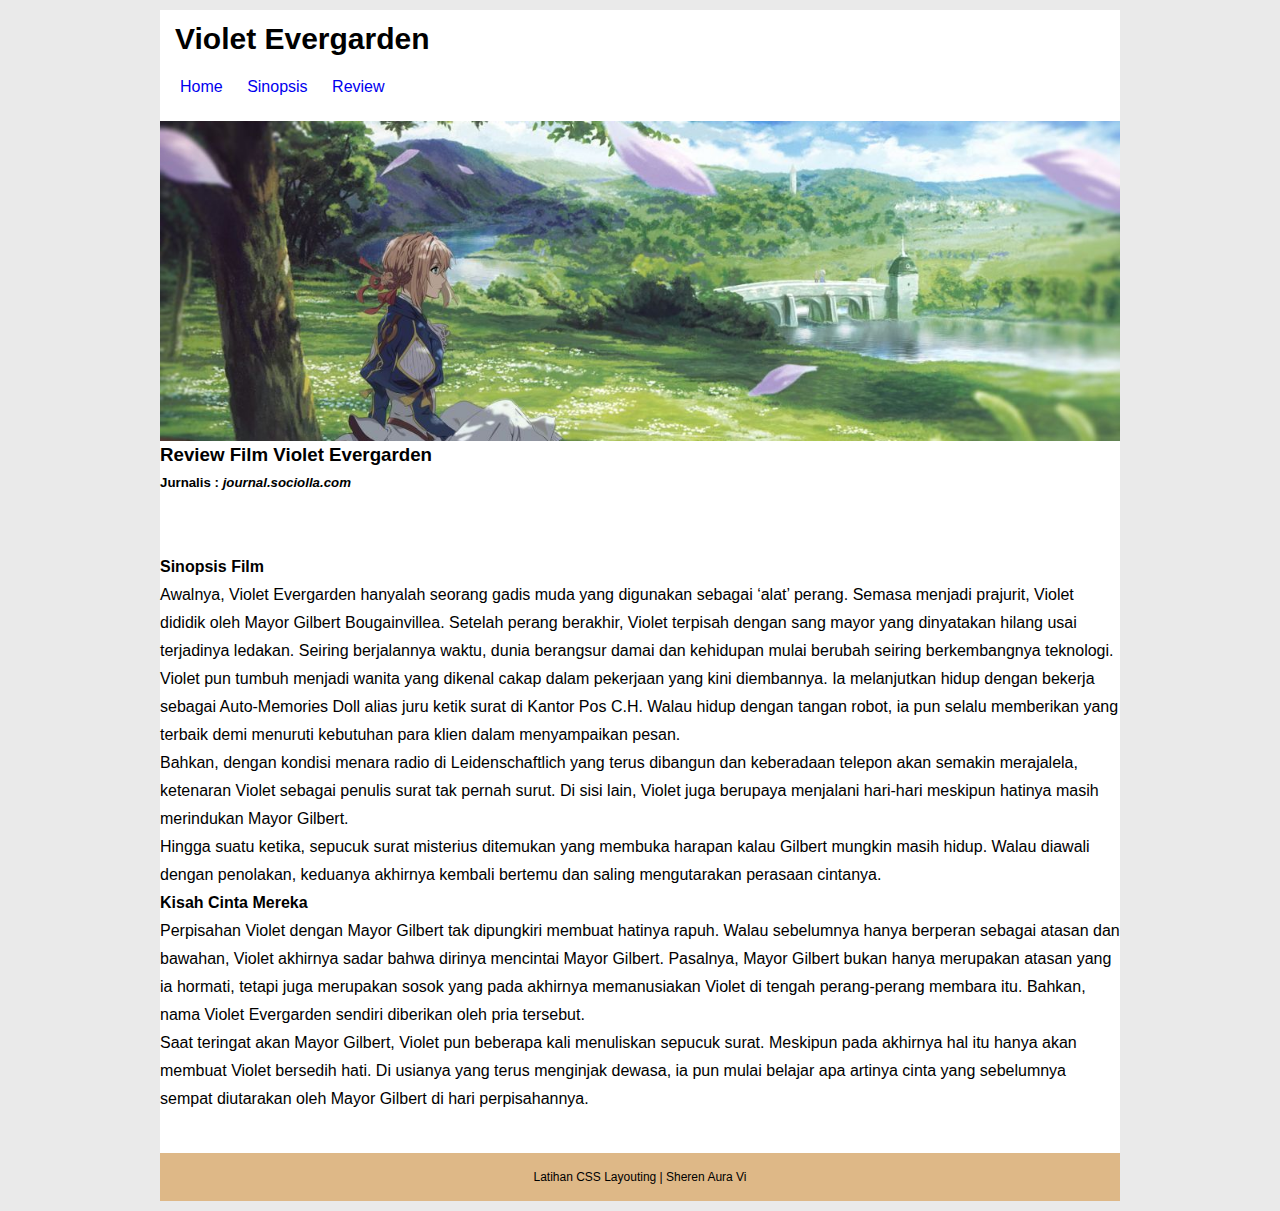
<file: index.html>
<!DOCTYPE html>
<html lang="en">
  <head>
    <meta charset="UTF-8" />
    <meta http-equiv="X-UA-Compatible" content="IE=edge" />
    <meta name="viewport" content="width=device-width, initial-scale=1.0" />
    <title>Violet Evergarden</title>

    <!-- Link CSS -->
    <link rel="stylesheet" href="style.css" />
  </head>
  <body>
    <!-- Container Utama -->
    <div class="container" id="home">
      <!-- Header -->
      <div class="header">
        <h2>Violet Evergarden</h2>

        <!-- Navbar -->
        <div class="navbar">
          <ul>
            <li><a href="#home">Home</a></li>
            <li><a href="#sinopsis">Sinopsis</a></li>
            <li><a href="#review">Review</a></li>
          </ul>
        </div>
      </div>

      <!-- Banner Image -->
      <div class="banner-img"></div>

      <!-- Content -->
      <div class="content">
        <div class="judul">
          <h3>Review Film Violet Evergarden</h3>
          <h5>Jurnalis : <i>journal.sociolla.com</i></h5>
          <br /><br />
        </div>

        <div class="sinopsis" id="sinopsis">
          <h4>Sinopsis Film</h4>
          <p>
            Awalnya, Violet Evergarden hanyalah seorang gadis muda yang digunakan sebagai ‘alat’ perang. Semasa menjadi prajurit, Violet dididik oleh Mayor Gilbert Bougainvillea. Setelah perang berakhir, Violet terpisah dengan sang mayor
            yang dinyatakan hilang usai terjadinya ledakan. Seiring berjalannya waktu, dunia berangsur damai dan kehidupan mulai berubah seiring berkembangnya teknologi.
          </p>

          <p>
            Violet pun tumbuh menjadi wanita yang dikenal cakap dalam pekerjaan yang kini diembannya. Ia melanjutkan hidup dengan bekerja sebagai Auto-Memories Doll alias juru ketik surat di Kantor Pos C.H. Walau hidup dengan tangan robot,
            ia pun selalu memberikan yang terbaik demi menuruti kebutuhan para klien dalam menyampaikan pesan.
          </p>

          <p>
            Bahkan, dengan kondisi menara radio di Leidenschaftlich yang terus dibangun dan keberadaan telepon akan semakin merajalela, ketenaran Violet sebagai penulis surat tak pernah surut. Di sisi lain, Violet juga berupaya menjalani
            hari-hari meskipun hatinya masih merindukan Mayor Gilbert.
          </p>
          <p>Hingga suatu ketika, sepucuk surat misterius ditemukan yang membuka harapan kalau Gilbert mungkin masih hidup. Walau diawali dengan penolakan, keduanya akhirnya kembali bertemu dan saling mengutarakan perasaan cintanya.</p>
        </div>

        <div class="review" id="review">
          <h4>Kisah Cinta Mereka</h4>
          <p>
            Perpisahan Violet dengan Mayor Gilbert tak dipungkiri membuat hatinya rapuh. Walau sebelumnya hanya berperan sebagai atasan dan bawahan, Violet akhirnya sadar bahwa dirinya mencintai Mayor Gilbert. Pasalnya, Mayor Gilbert bukan
            hanya merupakan atasan yang ia hormati, tetapi juga merupakan sosok yang pada akhirnya memanusiakan Violet di tengah perang-perang membara itu. Bahkan, nama Violet Evergarden sendiri diberikan oleh pria tersebut.
          </p>

          <p>
            Saat teringat akan Mayor Gilbert, Violet pun beberapa kali menuliskan sepucuk surat. Meskipun pada akhirnya hal itu hanya akan membuat Violet bersedih hati. Di usianya yang terus menginjak dewasa, ia pun mulai belajar apa
            artinya cinta yang sebelumnya sempat diutarakan oleh Mayor Gilbert di hari perpisahannya.
          </p>
        </div>
      </div>

      <!-- Footer -->
      <div class="footer">
        <p>Latihan CSS Layouting | Sheren Aura Vi</p>
      </div>
    </div>
  </body>
</html>
</file>
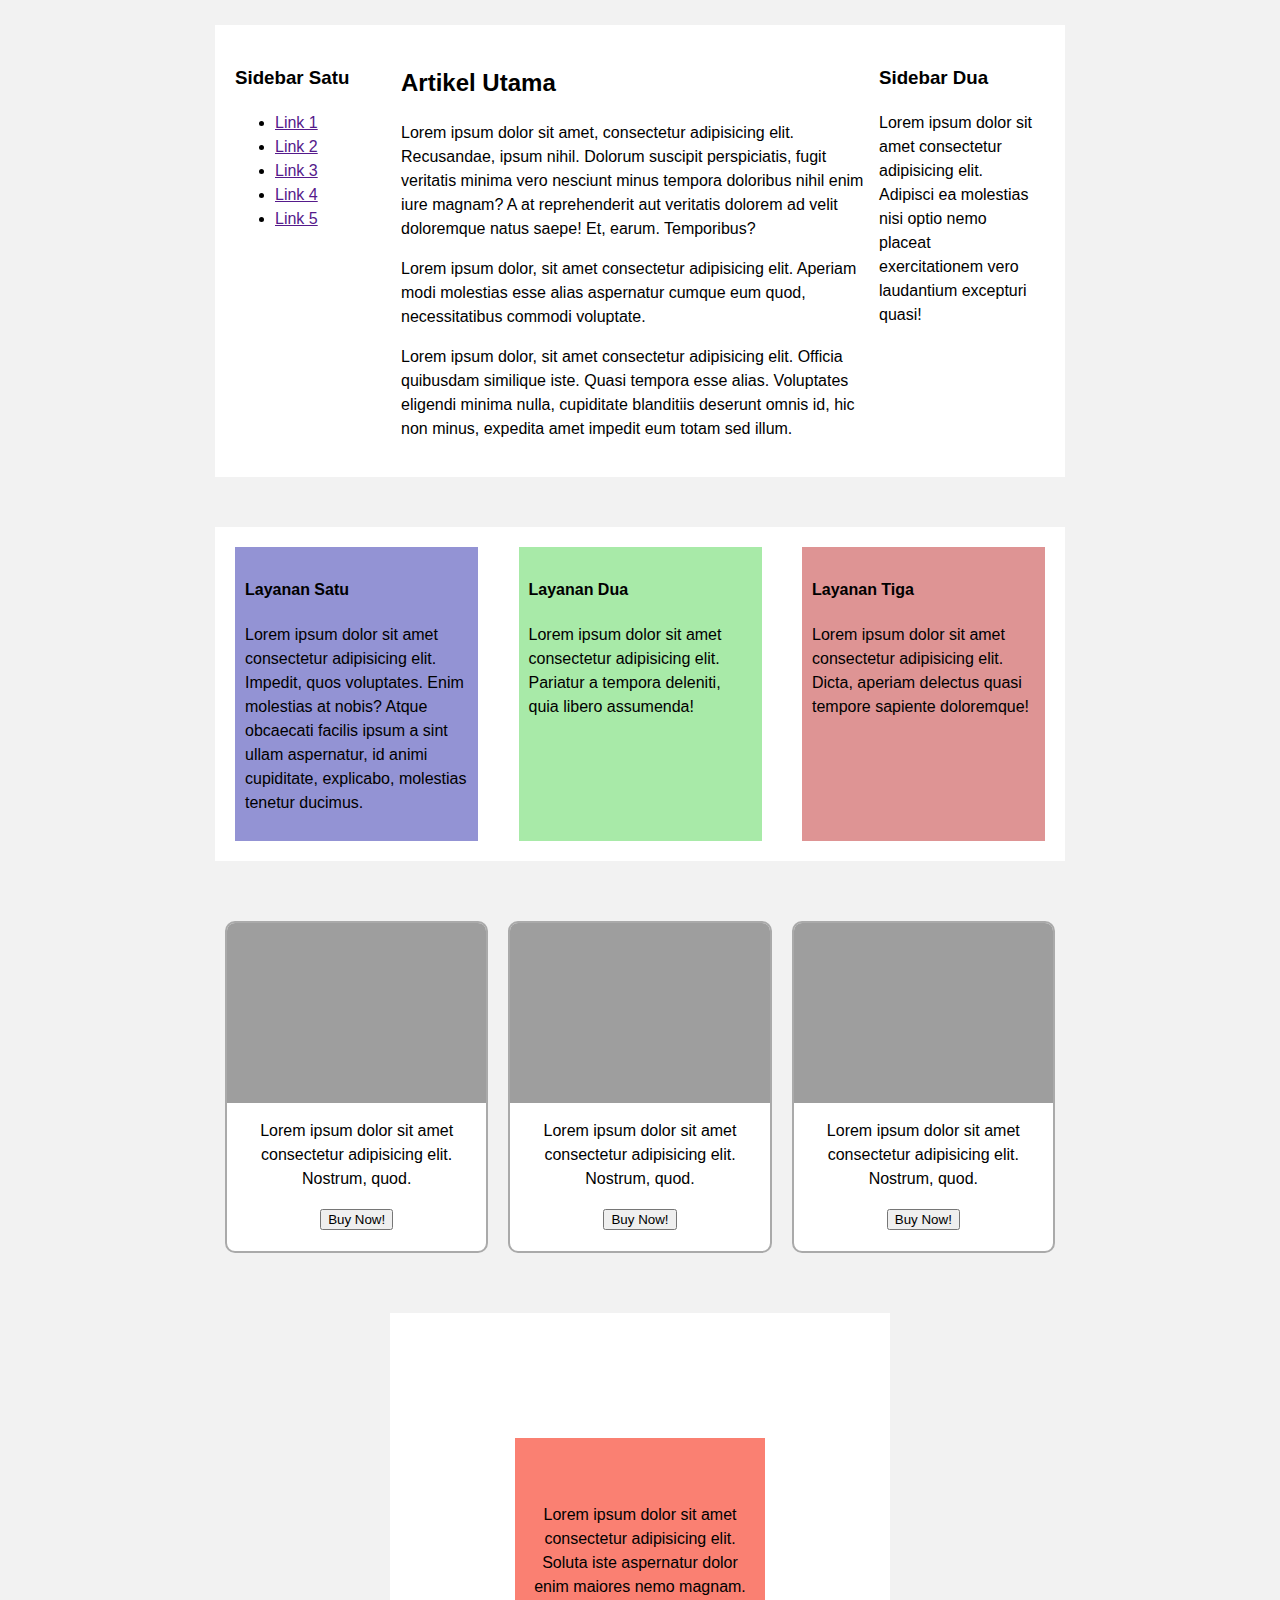
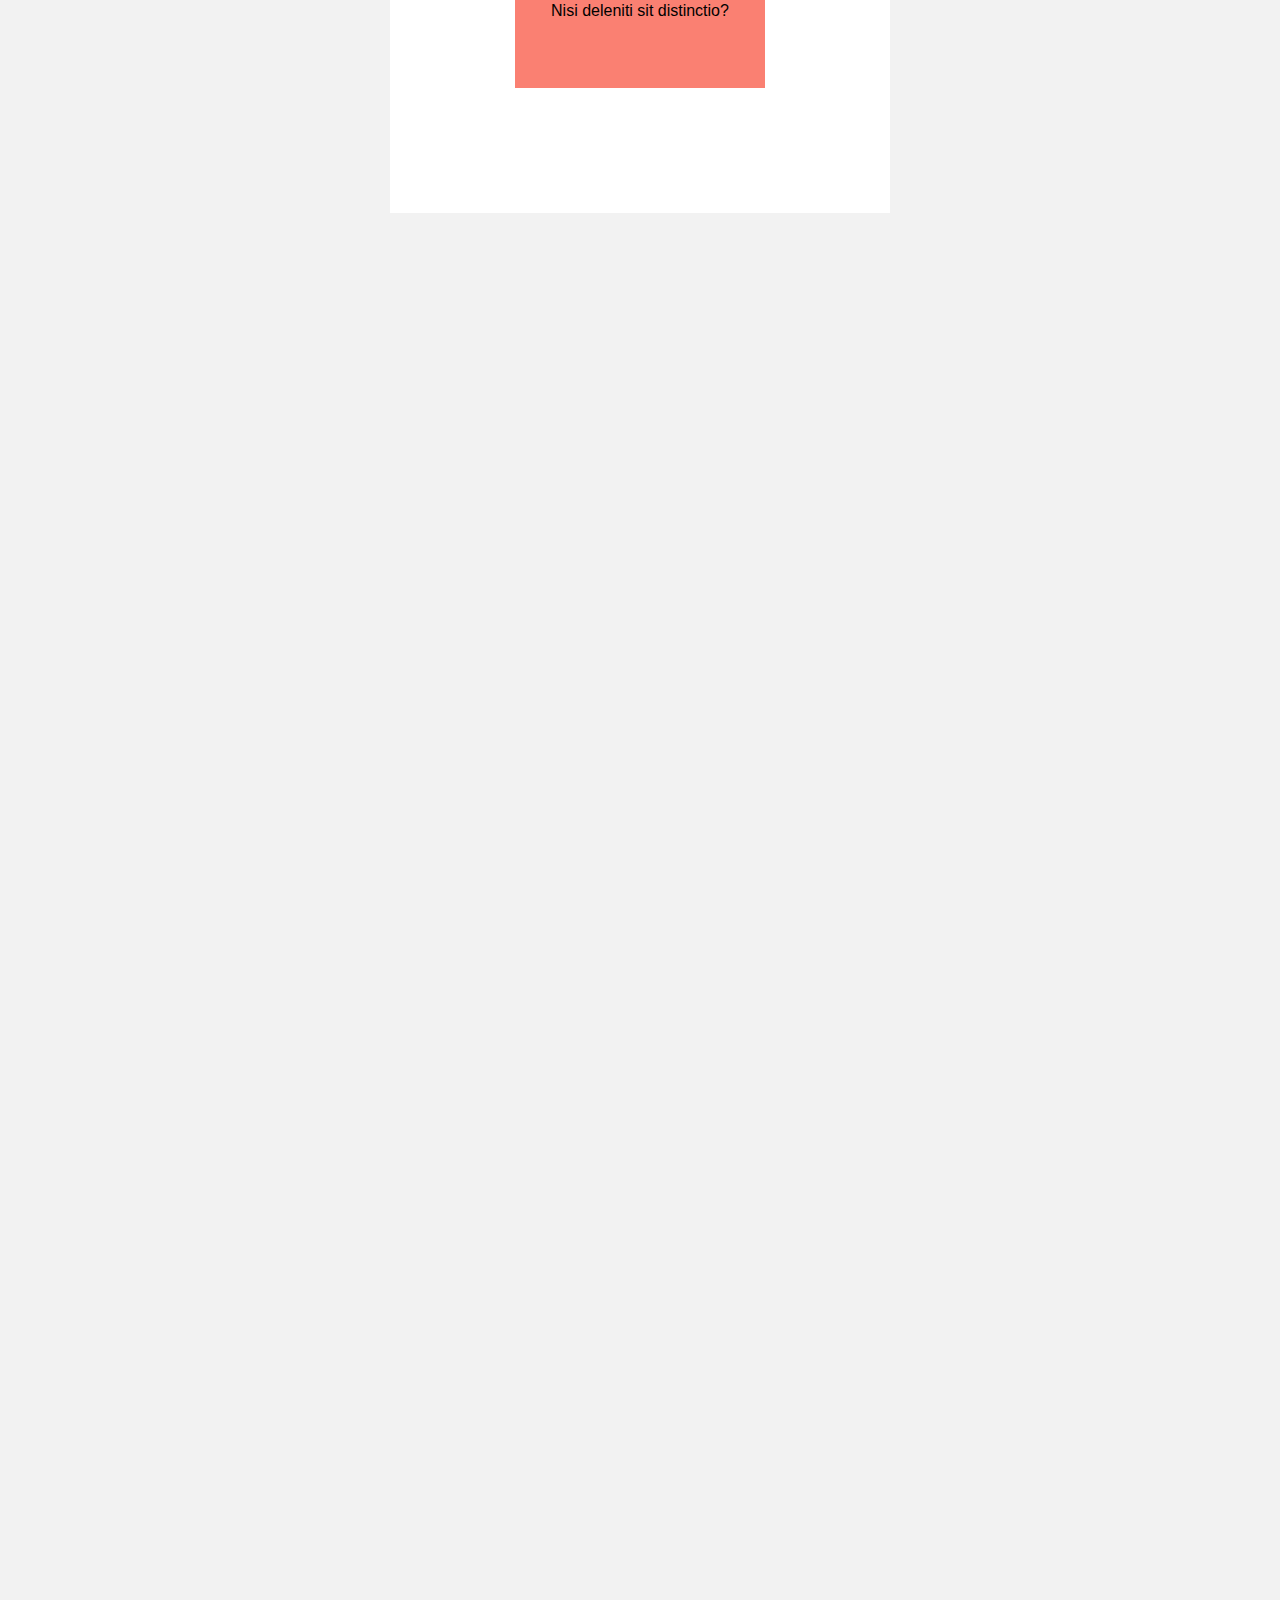
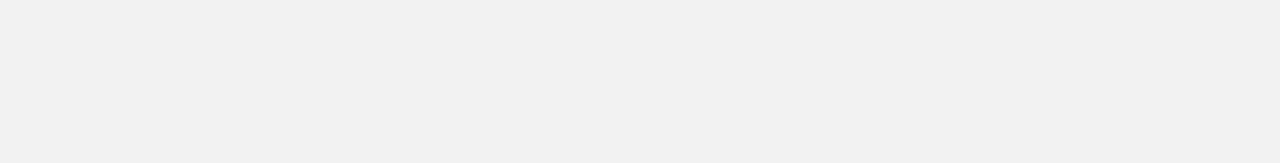
<file: flexbox-latihan/index.html>
<!DOCTYPE html>
<html lang="en">
  <head>
    <meta charset="UTF-8" />
    <meta http-equiv="X-UA-Compatible" content="IE=edge" />
    <meta name="viewport" content="width=device-width, initial-scale=1.0" />

    <!-- Link CSS -->
    <link rel="stylesheet" href="style.css" />

    <title>Latihan Flexbox</title>
  </head>
  <body>
    <!-- Latihan 1 - Kolom -->
    <div class="container-satu">
      <div class="konten-utama">
        <h2>Artikel Utama</h2>
        <p>
          Lorem ipsum dolor sit amet, consectetur adipisicing elit. Recusandae, ipsum nihil. Dolorum suscipit perspiciatis, fugit veritatis minima vero nesciunt minus tempora doloribus nihil enim iure magnam? A at reprehenderit aut
          veritatis dolorem ad velit doloremque natus saepe! Et, earum. Temporibus?
        </p>
        <p>Lorem ipsum dolor, sit amet consectetur adipisicing elit. Aperiam modi molestias esse alias aspernatur cumque eum quod, necessitatibus commodi voluptate.</p>
        <p>
          Lorem ipsum dolor, sit amet consectetur adipisicing elit. Officia quibusdam similique iste. Quasi tempora esse alias. Voluptates eligendi minima nulla, cupiditate blanditiis deserunt omnis id, hic non minus, expedita amet impedit
          eum totam sed illum.
        </p>
      </div>
      <div class="sidebar-satu">
        <h3>Sidebar Satu</h3>
        <ul>
          <li><a href="">Link 1</a></li>
          <li><a href="">Link 2</a></li>
          <li><a href="">Link 3</a></li>
          <li><a href="">Link 4</a></li>
          <li><a href="">Link 5</a></li>
        </ul>
      </div>
      <div class="sidebar-dua">
        <h3>Sidebar Dua</h3>
        <p>Lorem ipsum dolor sit amet consectetur adipisicing elit. Adipisci ea molestias nisi optio nemo placeat exercitationem vero laudantium excepturi quasi!</p>
      </div>
    </div>
    <!-- Akhir Latihan 1 -->

    <!-- Latihan 2 - Service / Features -->
    <div class="container-dua">
      <div class="layanan satu">
        <h4>Layanan Satu</h4>
        <p>Lorem ipsum dolor sit amet consectetur adipisicing elit. Impedit, quos voluptates. Enim molestias at nobis? Atque obcaecati facilis ipsum a sint ullam aspernatur, id animi cupiditate, explicabo, molestias tenetur ducimus.</p>
      </div>
      <div class="layanan dua">
        <h4>Layanan Dua</h4>
        <p>Lorem ipsum dolor sit amet consectetur adipisicing elit. Pariatur a tempora deleniti, quia libero assumenda!</p>
      </div>
      <div class="layanan tiga">
        <h4>Layanan Tiga</h4>
        <p>Lorem ipsum dolor sit amet consectetur adipisicing elit. Dicta, aperiam delectus quasi tempore sapiente doloremque!</p>
      </div>
    </div>
    <!-- Akhir Latihan 2 -->

    <!-- Latihan 3 - Gallery -->

    <!-- Akhir Latihan 3 -->

    <!-- Latihan 4 - Card -->
    <div class="container-empat">
      <div class="card">
        <div class="header"></div>
        <div class="content">
          <p>Lorem ipsum dolor sit amet consectetur adipisicing elit. Nostrum, quod.</p>
          <button>Buy Now!</button>
        </div>
      </div>
      <div class="card besar">
        <div class="header"></div>
        <div class="content">
          <p>Lorem ipsum dolor sit amet consectetur adipisicing elit. Nostrum, quod.</p>
          <button>Buy Now!</button>
        </div>
      </div>
      <div class="card">
        <div class="header"></div>
        <div class="content">
          <p>Lorem ipsum dolor sit amet consectetur adipisicing elit. Nostrum, quod.</p>
          <button>Buy Now!</button>
        </div>
      </div>
    </div>
    <!-- Akhir Latihan 4 -->

    <!-- Latihan 5 - Centering -->
    <div class="container-lima">
      <div class="kotak"><span> Lorem ipsum dolor sit amet consectetur adipisicing elit. Soluta iste aspernatur dolor enim maiores nemo magnam. Nisi deleniti sit distinctio?</span></div>
    </div>
  </body>
</html>
</file>
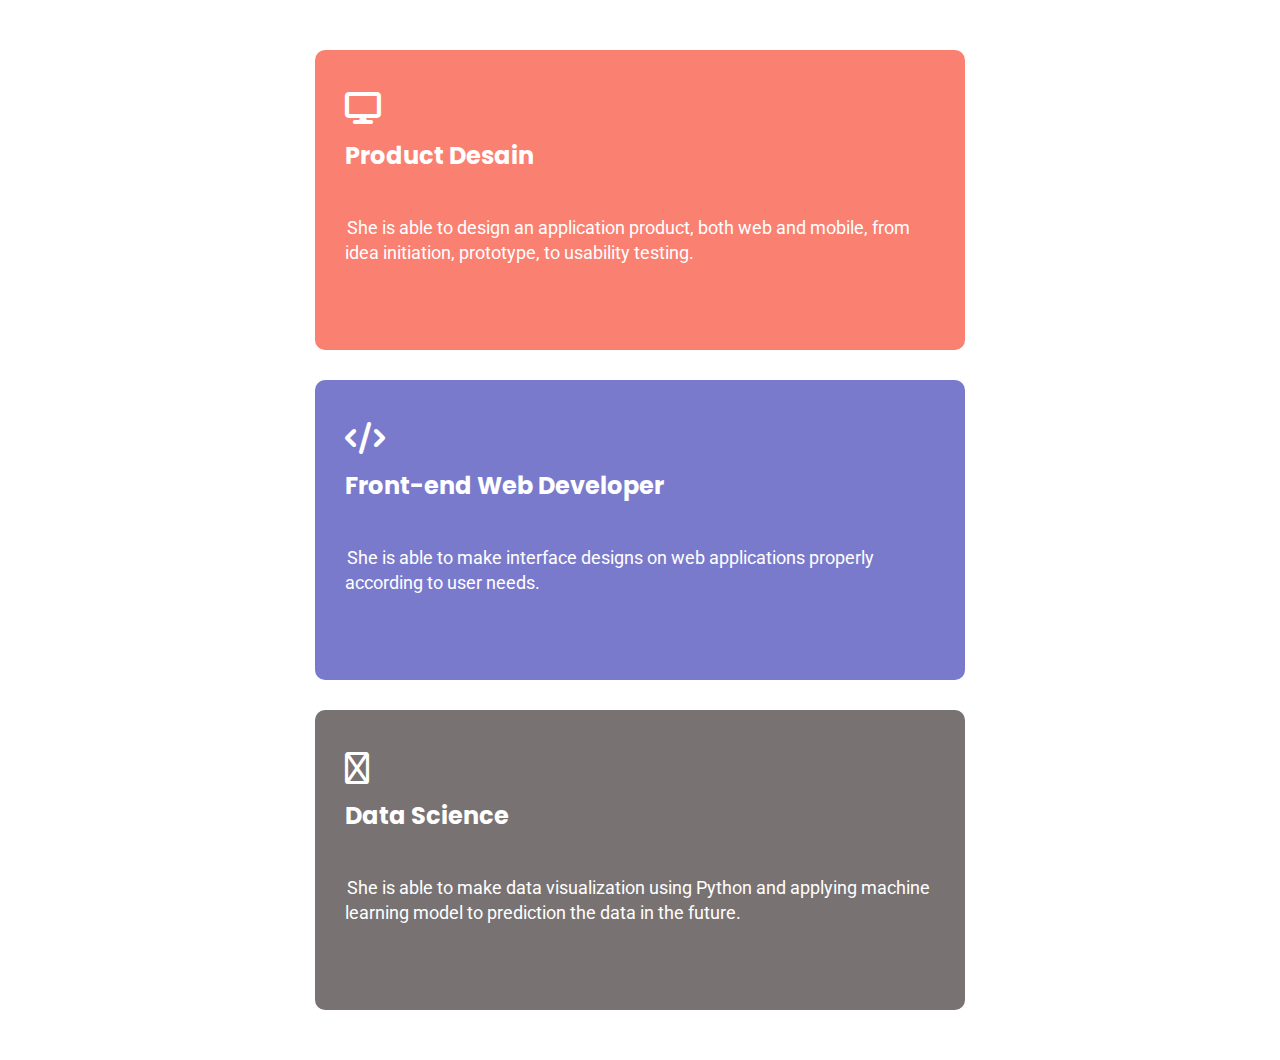
<file: flexbox/web-copy/index.html>
<!DOCTYPE html>
<html lang="en">
  <head>
    <meta charset="UTF-8" />
    <meta http-equiv="X-UA-Compatible" content="IE=edge" />
    <meta name="viewport" content="width=device-width, initial-scale=1.0" />

    <!-- Link CSS -->
    <link rel="stylesheet" href="style.css" />

    <!-- Link Icon -->
    <link rel="stylesheet" href="https://cdnjs.cloudflare.com/ajax/libs/font-awesome/6.4.0/css/all.min.css" />

    <!-- Link Font -->
    <link href="https://fonts.googleapis.com/css2?family=Poppins:wght@400;500&family=Roboto&display=swap" rel="stylesheet" />

    <title>Web Copying Component</title>
  </head>
  <body>
    <div class="container">
      <div class="card satu">
        <div class="header">
          <i class="fa-solid fa-display fa-2xl"></i>
          <h2>Product Desain</h2>
        </div>
        <div class="content">
          <p>She is able to design an application product, both web and mobile, from idea initiation, prototype, to usability testing.</p>
        </div>
      </div>
      <div class="card dua">
        <div class="header">
          <i class="fa-solid fa-code fa-2xl"></i>
          <h2>Front-end Web Developer</h2>
        </div>
        <div class="content">
          <p>She is able to make interface designs on web applications properly according to user needs.</p>
        </div>
      </div>
      <div class="card tiga">
        <div class="header">
          <i class="fa-sharp fa-regular fa-chart-simple fa-2xl"></i>
          <h2>Data Science</h2>
        </div>
        <div class="content">
          <p>She is able to make data visualization using Python and applying machine learning model to prediction the data in the future.</p>
        </div>
      </div>
    </div>
  </body>
</html>
</file>
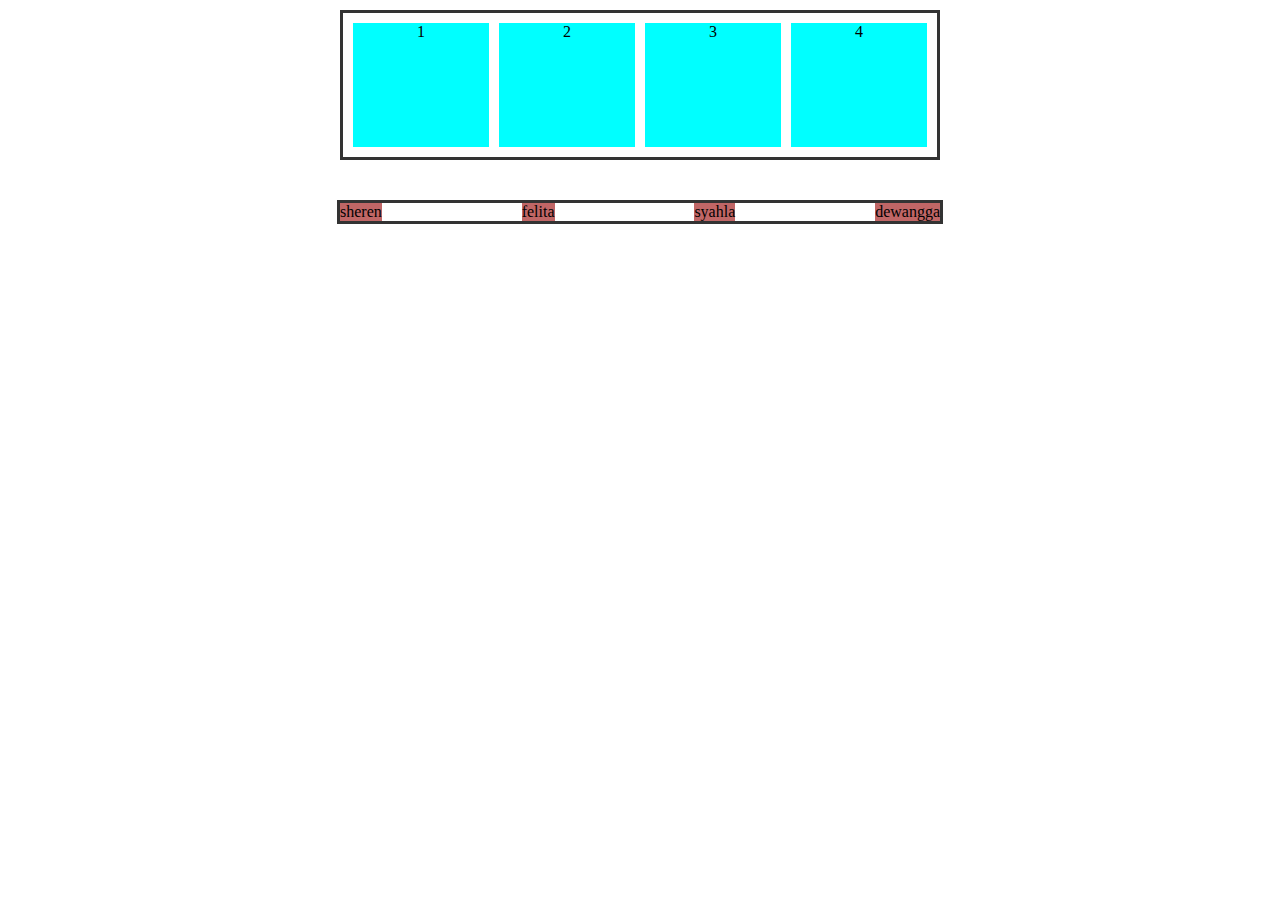
<file: flexbox-dasar/home.html>
<!DOCTYPE html>
<html lang="en">
  <head>
    <meta charset="UTF-8" />
    <meta http-equiv="X-UA-Compatible" content="IE=edge" />
    <meta name="viewport" content="width=device-width, initial-scale=1.0" />
    <title>FlexBox</title>

    <!-- Link CSS -->
    <link rel="stylesheet" href="stylesheet.css" />
  </head>
  <body>
    <div class="container">
      <div class="satu">1</div>
      <div class="dua">2</div>
      <div class="tiga">3</div>
      <div class="empat">4</div>
    </div>

    <div class="container-dua">
      <div class="sheren">sheren</div>
      <div class="ita">felita</div>
      <div class="syahla">syahla</div>
      <div class="dewa">dewangga</div>
    </div>
  </body>
</html>
</file>
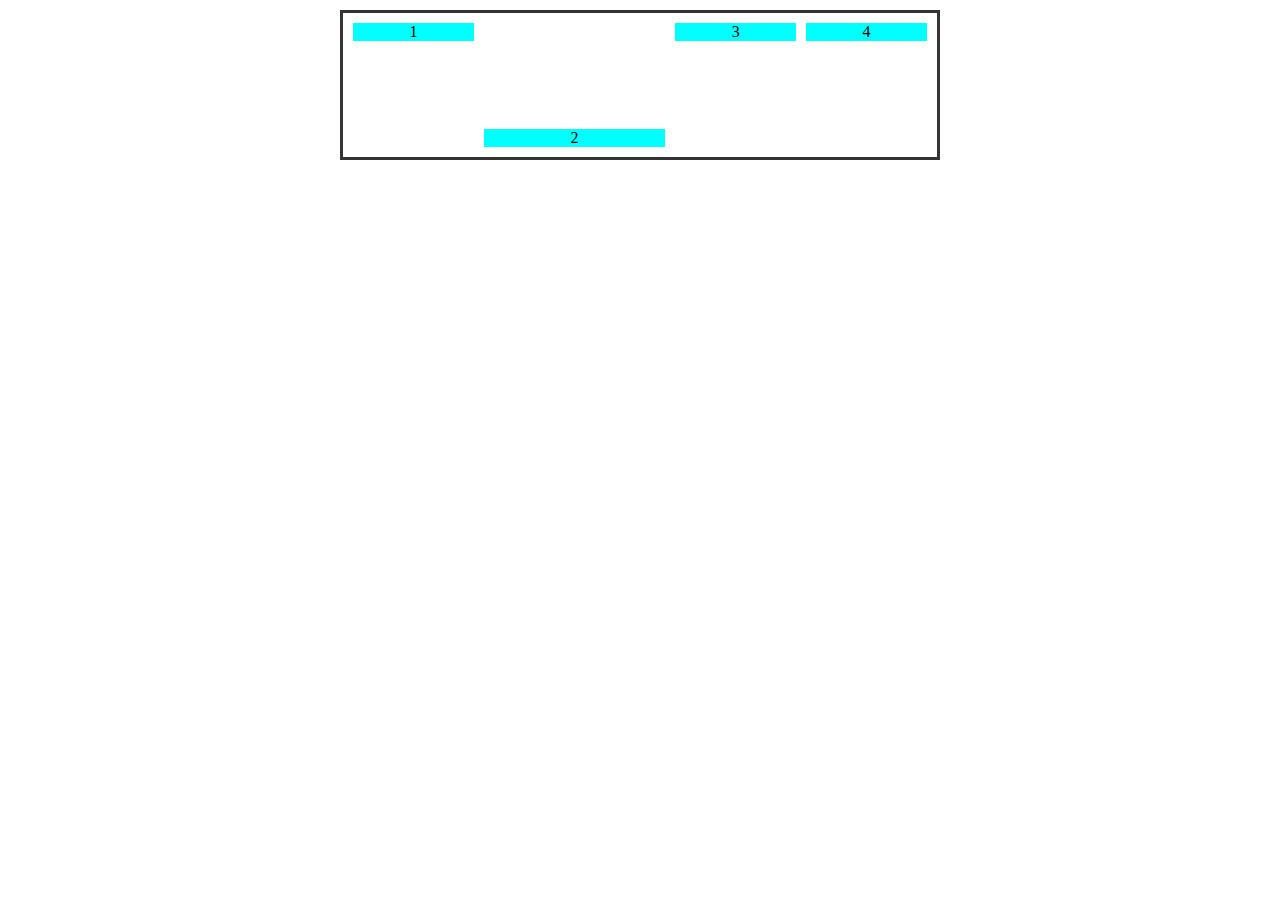
<file: flexbox/home.html>
<!DOCTYPE html>
<html lang="en">
  <head>
    <meta charset="UTF-8" />
    <meta http-equiv="X-UA-Compatible" content="IE=edge" />
    <meta name="viewport" content="width=device-width, initial-scale=1.0" />
    <title>FlexBox</title>

    <!-- Link CSS -->
    <link rel="stylesheet" href="stylesheet.css" />
  </head>
  <body>
    <div class="container">
      <div class="satu">1</div>
      <div class="dua">2</div>
      <div class="tiga">3</div>
      <div class="empat">4</div>
    </div>
  </body>
</html>
</file>
<file: style.css>
* {
  margin: 0;
  padding: 0;
}

body {
  font: 16px/28px arial, sans-serif;
  background-color: #eaeaea;
}

.container {
  width: 960px;
  margin: 10px auto;
  background-color: white;
}

.header {
  padding: 15px;
}

.header h2 {
  font-size: 30px;
}

.header .navbar ul li {
  display: inline-block;
  margin-right: 10px;
  margin-top: 20px;
}

.header .navbar ul li a {
  text-decoration: none;
  font-weight: 300;
  padding: 5px;
}

.header .navbar ul li a:hover {
  background-color: lightblue;
  color: white;
}

.banner-img {
  height: 320px;
  margin-top: 5px;
  background-image: url(image/violet.jpeg);
  background-size: cover;
  background-position: 0 -100px;
}

.main {
  width: 600px;
  padding: 15px;
  box-sizing: border-box;
  float: left;
}

.main .judul {
  margin-top: 10px;
}

.main .judul h3 {
  margin-bottom: 5px;
}

.main .judul h5 {
  color: blue;
}

.main .sinopsis h4 {
  margin-top: -15px;
}

.main h4 {
  margin-top: 15px;
  margin-bottom: 10px;
}

.main p {
  font-size: 13px;
}

.sidebar {
  width: 320px;
  float: right;
  padding: 15px;
  box-sizing: border-box;
}

.sidebar h4 {
  font-weight: bold;
  color: #666;
}

.sidebar img {
  width: 100px;
  height: 100px;
  border: 1px solid #eaeaea;
  margin-top: 5px;
  margin-right: 8px;
  float: left;
}

.sidebar p {
  font: 10px/18px arial;
}

.footer {
  background-color: burlywood;
  padding: 10px;
  margin-top: 40px;
}

.footer p {
  text-align: center;
  font-size: 12px;
}

/* CLEARFIX */

.cf:before,
.cf:after {
  content: " "; /* 1 */
  display: table; /* 2 */
}

.cf:after {
  clear: both;
}

.cf {
  *zoom: 1;
}
</file>
<file: flexbox-latihan/style.css>
html,
body {
  margin: 0;
  padding: 0;
}

body {
  font-family: Arial, Helvetica, sans-serif;
  line-height: 1.5;
  background-color: rgb(242, 242, 242);
  padding-bottom: 1500px;
}

/* Latihan 1 - Kolom */
.container-satu {
  max-width: 850px;
  margin: 25px auto;
  background-color: white;
  padding: 20px;
  box-sizing: border-box;
  display: flex;
  justify-content: space-between;
}

.container-satu div {
  margin-right: 10px;
}

.konten-utama {
  flex: 3;
  order: 2;
}

.sidebar-satu {
  flex: 1;
  order: 1;
}

.sidebar-dua {
  flex: 1;
  order: 3;
}

/* Latihan 2 - Service / Features */
.container-dua {
  max-width: 850px;
  margin: 50px auto;
  background-color: white;
  padding: 20px;
  box-sizing: border-box;
  display: flex;
  justify-content: space-between;
}

.layanan {
  width: 30%;
  padding: 10px;
  box-sizing: border-box;
}

.layanan.satu {
  background-color: rgb(147, 147, 212);
}

.layanan.satu:hover {
  background-color: white;
  border: 2px solid rgb(147, 147, 212);
  border-radius: 10px;
  transition-duration: 0.5s;
}

.layanan.dua {
  background-color: rgb(168, 234, 168);
}

.layanan.dua:hover {
  background-color: white;
  border: 2px solid rgb(168, 234, 168);
  border-radius: 10px;
  transition-duration: 0.5s;
}

.layanan.tiga {
  background-color: rgb(222, 148, 148);
}

.layanan.tiga:hover {
  background-color: white;
  border: 2px solid rgb(222, 148, 148);
  border-radius: 10px;
  transition-duration: 0.5s;
}

/* Latihan 3 - Gallery */

/* Latihan 4 - Card */
.container-empat {
  width: 850px;
  margin: 50px auto;
  display: flex;
  box-sizing: border-box;
}

.card {
  border: 2px solid #aaa;
  border-radius: 10px;
  overflow: hidden;
  background-color: white;
  margin: 10px;
  flex: 1;
}

.card .header {
  height: 180px;
  background-color: rgb(158, 158, 158);
}

.card .content {
  text-align: center;
  padding-bottom: 20px;
}

.card:hover {
  transform: scale(1.12);
  transition-duration: 0.5s;
}

/* Latihan 5 - Centering */
.container-lima {
  width: 500px;
  height: 500px;
  margin: 50px auto;
  background-color: white;
  display: flex;
}

.kotak {
  width: 250px;
  height: 250px;
  background-color: salmon;
  /* centering kotak with flexbox */
  margin: auto;
  display: flex;
  text-align: center;
  padding: 15px;
  box-sizing: border-box;
}

.kotak span {
  margin: auto;
}
</file>
<file: flexbox/web-copy/style.css>
html,
body {
  margin: 0;
  padding: 0;
}

.container {
  width: 650px;
  margin: 50px auto;
}

.card {
  height: 300px;
  padding-top: 50px;
  padding-right: 30px;
  padding-left: 30px;
  box-sizing: border-box;
  border-radius: 10px;
  margin-bottom: 30px;
}

.header {
  width: 100%;
  height: 30%;
  margin-bottom: 40px;
  color: white;
}

.header h2 {
  font-family: "Poppins", sans-serif;
}

.content p {
  font-family: "Roboto", sans-serif;
  line-height: 25px;
  font-size: 18px;
  text-indent: 2px;
  color: white;
}

.card.satu {
  background-color: salmon;
}

.card.dua {
  background-color: rgb(122, 122, 205);
}

.card.tiga {
  background-color: rgb(121, 114, 114);
}
</file>
<file: flexbox-dasar/stylesheet.css>
/* 

PROPERTI YANG BISA DIGUNAKAN DI CONTAINER FLEXBOX :
- display = untuk mengubah menjadi flexbox (display:flex;)
- flex-direction = mengatur arah dr elemen di dalam container  
  row (baris) | row-reverse | column (kolom) | column-reverse
- flex-wrap = untuk mengatur elemen apabila sudah tidak muat di dalam container (otomatis akan dibawahnya)
              kalo gpke ini, kontenya akn terus maksa 1 baris wlopun ukurannya udah ga cukup
  wrap | wrap-reverse
- justify-content = untuk mengatur penjajaran items secara horizontal
  flex-start | flex-end | center | space-between | space-around | space-evenly
- align-items = untuk mengatur penjajaran items secara vertikal
  flex-start | flex-end | center | baseline (textnya yg sejajar) | stretch (bisa kalo itemsnya ga diatur heightnya)
- align-content = sama ky align-items, cuma hnya berlaku apabila contentnya lebih dari 1 baris
  flex-start | flex-end | center | space-between | space-around | stretch 

*/

.container {
  width: 600px;
  height: 150px;
  border: 3px solid #333;
  margin: 10px auto;
  padding: 5px;
  display: flex;
  box-sizing: border-box;
  /* flex-direction: row; */
  /* flex-wrap: wrap; */
  /* justify-content: space-between; */
  /* align-items: flex-start; */
}

/* 

PROPERTI YANG BISA DIGUNAKAN DI ITEMS FLEXBOS :
- order = untuk menukar posisi
- flex-grow/flex = utk mengatur ukuran wlopun tdk didefinisikan height dan widthnya
- align-self = mengatur 1 items element saja 
  flex-start | flex-end | stretch

*/

.container div {
  background-color: aqua;
  margin: 5px;
  text-align: center;
}

.satu {
  flex: 2;
}

.dua {
  flex: 2;
}

.tiga {
  flex: 2;
}

.empat {
  flex: 2;
}

/* Container Dua */
.container-dua {
  width: 600px;
  border: 3px solid #333;
  margin: 40px auto;
  display: flex;
  justify-content: space-between;
}

.container-dua div {
  background-color: rgb(192, 102, 102);
}
</file>
<file: flexbox/stylesheet.css>
/* 

PROPERTI YANG BISA DIGUNAKAN DI CONTAINER FLEXBOX :
- display = untuk mengubah menjadi flexbox (display:flex;)
- flex-direction = mengatur arah dr elemen di dalam container  
  row (baris) | row-reverse | column (kolom) | column-reverse
- flex-wrap = untuk mengatur elemen apabila sudah tidak muat di dalam container (otomatis akan dibawahnya)
              kalo gpke ini, kontenya akn terus maksa 1 baris wlopun ukurannya udah ga cukup
  wrap | wrap-reverse
- justify-content = untuk mengatur penjajaran items secara horizontal
  flex-start | flex-end | center | space-between | space-around | space-evenly
- align-items = untuk mengatur penjajaran items secara vertikal
  flex-start | flex-end | center | baseline (textnya yg sejajar) | stretch (bisa kalo itemsnya ga diatur heightnya)
- align-content = sama ky align-items, cuma hnya berlaku apabila contentnya lebih dari 1 baris
  flex-start | flex-end | center | space-between | space-around | stretch 

*/

.container {
  width: 600px;
  height: 150px;
  border: 3px solid #333;
  margin: 10px auto;
  padding: 5px;
  display: flex;
  box-sizing: border-box;
  /* flex-direction: row; */
  flex-wrap: wrap;
  /* justify-content: space-between; */
  align-items: flex-start;
}

/* 

PROPERTI YANG BISA DIGUNAKAN DI ITEMS FLEXBOS :
- order = untuk menukar posisi
- flex-grow/flex = utk mengatur ukuran wlopun tdk didefinisikan height dan widthnya
- align-self = mengatur 1 items element saja 
  flex-start | flex-end | stretch

*/

.container div {
  background-color: aqua;
  margin: 5px;
  text-align: center;
}

.satu {
  flex: 2;
}

.dua {
  flex: 3;
  align-self: flex-end;
}

.tiga {
  flex: 2;
}

.empat {
  flex: 2;
}
</file>
